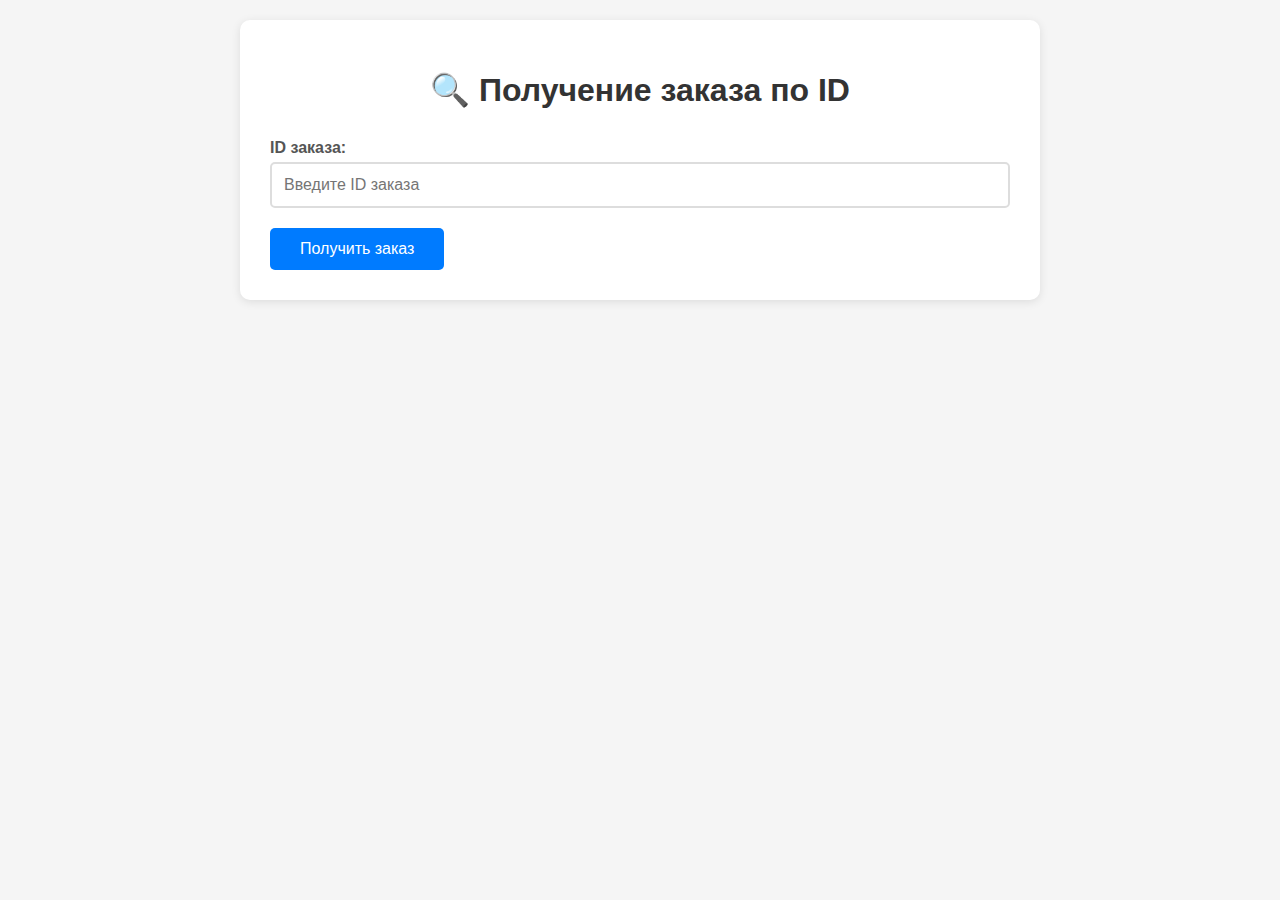
<file: frontend/index.html>
<!DOCTYPE html>
<html lang="ru">
<head>
    <meta charset="UTF-8">
    <meta name="viewport" content="width=device-width, initial-scale=1.0">
    <title>Получение заказа по ID</title>
    <style>
        body {
            font-family: 'Segoe UI', Tahoma, Geneva, Verdana, sans-serif;
            max-width: 800px;
            margin: 0 auto;
            padding: 20px;
            background-color: #f5f5f5;
        }
        
        .container {
            background: white;
            padding: 30px;
            border-radius: 10px;
            box-shadow: 0 2px 10px rgba(0,0,0,0.1);
        }
        
        h1 {
            color: #333;
            text-align: center;
            margin-bottom: 30px;
        }
        
        .form-group {
            margin-bottom: 20px;
        }
        
        label {
            display: block;
            margin-bottom: 5px;
            font-weight: bold;
            color: #555;
        }
        
        input[type="text"] {
            width: 100%;
            padding: 12px;
            border: 2px solid #ddd;
            border-radius: 5px;
            font-size: 16px;
            box-sizing: border-box;
        }
        
        input[type="text"]:focus {
            outline: none;
            border-color: #007bff;
        }
        
        button {
            background-color: #007bff;
            color: white;
            padding: 12px 30px;
            border: none;
            border-radius: 5px;
            font-size: 16px;
            cursor: pointer;
            transition: background-color 0.3s;
        }
        
        button:hover {
            background-color: #0056b3;
        }
        
        button:disabled {
            background-color: #ccc;
            cursor: not-allowed;
        }
        
        .result {
            margin-top: 30px;
            padding: 20px;
            border-radius: 5px;
            display: none;
        }
        
        .result.success {
            background-color: #d4edda;
            border: 1px solid #c3e6cb;
            color: #155724;
        }
        
        .result.error {
            background-color: #f8d7da;
            border: 1px solid #f5c6cb;
            color: #721c24;
        }
        
        .json-display {
            background-color: #f8f9fa;
            border: 1px solid #dee2e6;
            border-radius: 5px;
            padding: 15px;
            margin-top: 15px;
            font-family: 'Courier New', monospace;
            white-space: pre-wrap;
            overflow-x: auto;
        }
        
        .loading {
            text-align: center;
            color: #666;
            font-style: italic;
        }
    </style>
</head>
<body>
    <div class="container">
        <h1>🔍 Получение заказа по ID</h1>
        
        <div class="form-group">
            <label for="orderId">ID заказа:</label>
            <input type="text" id="orderId" placeholder="Введите ID заказа" />
        </div>
        
        <button onclick="getOrder()" id="submitBtn">Получить заказ</button>
        
        <div id="result" class="result"></div>
    </div>

    <script>
        async function getOrder() {
            const orderId = document.getElementById('orderId').value.trim();
            const submitBtn = document.getElementById('submitBtn');
            const resultDiv = document.getElementById('result');
            
            if (!orderId) {
                showResult('Пожалуйста, введите ID заказа', 'error');
                return;
            }
            
            // Показываем загрузку
            submitBtn.disabled = true;
            submitBtn.textContent = 'Загружаем...';
            showResult('<div class="loading">Загружаем данные...</div>', 'success');
            
            try {
                const response = await fetch(`http://localhost:8081/order/${orderId}`);
                
                if (response.ok) {
                    const data = await response.json();
                    const formattedJson = JSON.stringify(data, null, 2);
                    showResult(`
                        <strong>✅ Заказ найден!</strong>
                        <div class="json-display">${formattedJson}</div>
                    `, 'success');
                } else if (response.status === 404) {
                    showResult('❌ Заказ с таким ID не найден', 'error');
                } else {
                    const errorData = await response.json();
                    showResult(`❌ Ошибка: ${errorData.error || 'Неизвестная ошибка'}`, 'error');
                }
            } catch (error) {
                showResult(`❌ Ошибка соединения: ${error.message}`, 'error');
            } finally {
                submitBtn.disabled = false;
                submitBtn.textContent = 'Получить заказ';
            }
        }
        
        function showResult(message, type) {
            const resultDiv = document.getElementById('result');
            resultDiv.innerHTML = message;
            resultDiv.className = `result ${type}`;
            resultDiv.style.display = 'block';
        }
        
        // Обработка Enter в поле ввода
        document.getElementById('orderId').addEventListener('keypress', function(e) {
            if (e.key === 'Enter') {
                getOrder();
            }
        });
    </script>
</body>
</html>
</file>
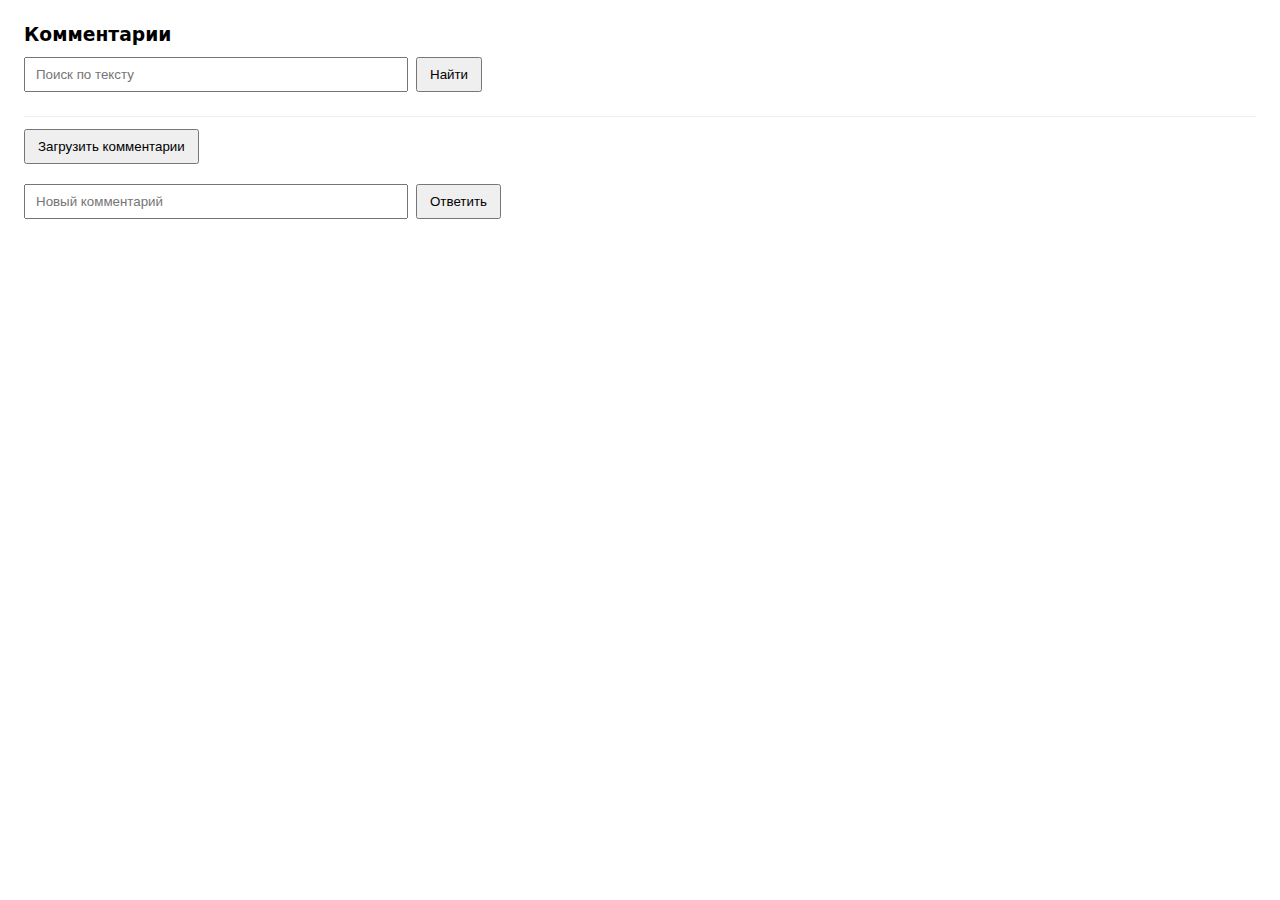
<file: Level L3/L3_3/web/index.html>
<!doctype html>
<html lang="ru">
<head>
  <meta charset="UTF-8" />
  <meta name="viewport" content="width=device-width, initial-scale=1.0" />
  <title>Comments</title>
  <style>
    body { font-family: system-ui, Arial, sans-serif; margin: 24px; }
    .row { display: flex; gap: 8px; align-items: center; }
    .stack { display: flex; flex-direction: column; gap: 8px; }
    input[type="text"] { padding: 8px 10px; width: 360px; }
    button { padding: 8px 12px; cursor: pointer; }
    .comment { padding: 8px 10px; border: 1px solid #eaeaea; border-radius: 6px; background: #fff; }
    .children { margin-left: 20px; border-left: 2px solid #f0f0f0; padding-left: 12px; }
    .muted { color: #666; font-size: 12px; }
    .reply { margin-top: 6px; }
    .heading { margin: 0 0 12px 0; }
    .sep { height: 1px; background: #eee; margin: 12px 0; }
  </style>
</head>
<body>
  <h3 class="heading">Комментарии</h3>

  <!-- Поиск -->
  <div class="row" style="margin-bottom: 12px;">
    <input id="searchText" type="text" placeholder="Поиск по тексту" />
    <button id="btnSearch">Найти</button>
  </div>
  <div id="searchResults" class="stack"></div>
  <div class="sep"></div>

  <!-- Список комментариев -->
  <div class="stack" style="margin-bottom: 12px;">
    <div class="row">
      <button id="btnLoadParents">Загрузить комментарии</button>
      <span class="muted" id="parentsCount"></span>
    </div>
    <div id="commentsRoot" class="stack"></div>
  </div>

  <!-- Создание родительского комментария -->
  <div class="row">
    <input id="newRootText" type="text" placeholder="Новый комментарий" />
    <button id="btnAddRoot">Ответить</button>
  </div>

  <script>
    const api = {
      add: async (text, parentId) => {
        const body = { comment_text: text };
        if (parentId) body.parent_id = parentId;
        const res = await fetch('/comments', {
          method: 'POST', headers: { 'Content-Type': 'application/json' },
          body: JSON.stringify(body)
        });
        if (!res.ok) throw new Error('Failed to add');
        return res.json();
      },
      parents: async () => {
        const res = await fetch('/comments/parents');
        if (!res.ok) throw new Error('Failed to load parents');
        return res.json();
      },
      children: async (parentId, limit = 20, offset = 0) => {
        const res = await fetch(`/comments/?parent_id=${encodeURIComponent(parentId)}&limit=${limit}&offset=${offset}`);
        if (!res.ok) throw new Error('Failed to load children');
        return res.json();
      },
      search: async (text) => {
        const res = await fetch('/comments/search', {
          method: 'POST', headers: { 'Content-Type': 'application/json' },
          body: JSON.stringify({ text })
        });
        if (!res.ok) throw new Error('Failed to search');
        return res.json();
      },
      delete: async (commentId) => {
        const res = await fetch(`/comments/${encodeURIComponent(commentId)}`, { method: 'DELETE' });
        if (!res.ok) throw new Error('Failed to delete');
        return res.json();
      }
    };

    // Рендер одного комментария (с вложенными детьми по кнопке)
    function renderCommentItem(node) {
      const id = node.comment_id || node.CommentID;
      const text = node.comment_text || node.CommentText;
      const createdAt = node.created_at || node.CreatedAt;

      const wrap = document.createElement('div');
      wrap.className = 'comment';

      const head = document.createElement('div');
      head.textContent = text || '(без текста)';

      const meta = document.createElement('div');
      meta.className = 'muted';
      meta.textContent = `id: ${id} • ${createdAt || ''}`;

      const actions = document.createElement('div');
      actions.className = 'row';
      const btnLoad = document.createElement('button');
      btnLoad.textContent = 'Показать ответы';
      const btnDelete = document.createElement('button');
      btnDelete.textContent = 'Удалить';

      const childrenWrap = document.createElement('div');
      childrenWrap.className = 'children stack';

      btnLoad.addEventListener('click', async () => {
        childrenWrap.innerHTML = '<span class="muted">Загрузка...</span>';
        try {
          const { children } = await api.children(id);
          const list = children || [];
          if (!list.length) {
            childrenWrap.innerHTML = '<span class="muted">Нет ответов</span>';
          } else {
            childrenWrap.innerHTML = '';
            list.forEach(ch => childrenWrap.appendChild(renderCommentItem(ch)));
          }
        } catch (e) {
          childrenWrap.innerHTML = `<span class="muted">Ошибка: ${e.message}</span>`;
        }
      });

      btnDelete.addEventListener('click', async () => {
        if (!confirm('Удалить комментарий?')) return;
        try {
          await api.delete(id);
          const parentId = node.parent_id || node.ParentID;
          if (parentId) {
            // Обновим детей родителя
            const { children } = await api.children(parentId);
            const list = children || [];
            const parentBlock = wrap.parentElement; // childrenWrap контейнер находится в том же блоке выше
            // Найдём ближайший контейнер детей текущего уровня
            const container = parentBlock && parentBlock.classList.contains('stack') ? parentBlock : wrap.parentElement;
            if (container) {
              container.innerHTML = '';
              list.forEach(ch => container.appendChild(renderCommentItem(ch)));
            }
          } else {
            // Это корневой — перезагрузим список родителей
            await loadParents();
          }
        } catch (e) {
          alert('Ошибка: ' + e.message);
        }
      });

      const reply = document.createElement('div');
      reply.className = 'reply row';
      const inp = document.createElement('input');
      inp.type = 'text';
      inp.placeholder = 'Ваш ответ';
      const btnReply = document.createElement('button');
      btnReply.textContent = 'Ответить';
      btnReply.addEventListener('click', async () => {
        const val = inp.value.trim();
        if (!val) return;
        try {
          await api.add(val, id);
          inp.value = '';
          // Обновим ответы
          const { children } = await api.children(id);
          const list = children || [];
          childrenWrap.innerHTML = '';
          if (!list.length) {
            childrenWrap.innerHTML = '<span class="muted">Нет ответов</span>';
          } else {
            list.forEach(ch => childrenWrap.appendChild(renderCommentItem(ch)));
          }
        } catch (e) {
          alert('Ошибка: ' + e.message);
        }
      });

      actions.appendChild(btnLoad);
      actions.appendChild(btnDelete);
      reply.appendChild(inp);
      reply.appendChild(btnReply);

      wrap.appendChild(head);
      wrap.appendChild(meta);
      wrap.appendChild(actions);
      wrap.appendChild(childrenWrap);
      wrap.appendChild(reply);

      return wrap;
    }

    // Рендер списка корневых комментариев
    async function loadParents() {
      const container = document.getElementById('commentsRoot');
      container.innerHTML = '<span class="muted">Загрузка...</span>';
      try {
        const data = await api.parents();
        const list = data.parent_comments || [];
        document.getElementById('parentsCount').textContent = list.length ? `Всего: ${list.length}` : '';
        container.innerHTML = '';
        list.forEach(p => container.appendChild(renderCommentItem(p)));
      } catch (e) {
        container.innerHTML = `<span class="muted">Ошибка: ${e.message}</span>`;
      }
    }

    document.getElementById('btnLoadParents').addEventListener('click', loadParents);

    document.getElementById('btnAddRoot').addEventListener('click', async () => {
      const inp = document.getElementById('newRootText');
      const val = inp.value.trim();
      if (!val) return;
      try {
        await api.add(val, null);
        inp.value = '';
        await loadParents();
      } catch (e) { alert('Ошибка: ' + e.message); }
    });

    document.getElementById('btnSearch').addEventListener('click', async () => {
      const q = document.getElementById('searchText').value.trim();
      const box = document.getElementById('searchResults');
      if (!q) { box.innerHTML = '<span class="muted">Пустой запрос</span>'; return; }
      box.innerHTML = '<span class="muted">Загрузка...</span>';
      try {
        const data = await api.search(q);
        const list = data.searched_comments || [];
        if (!list.length) { box.innerHTML = '<span class="muted">Ничего не найдено</span>'; return; }
        box.innerHTML = '';
        list.forEach(item => {
          const div = document.createElement('div');
          div.className = 'comment';
          div.textContent = (item.comment_text || item.CommentText || '(без текста)');
          box.appendChild(div);
        });
      } catch (e) {
        box.innerHTML = `<span class="muted">Ошибка: ${e.message}</span>`;
      }
    });
  </script>
</body>
</html>
</file>
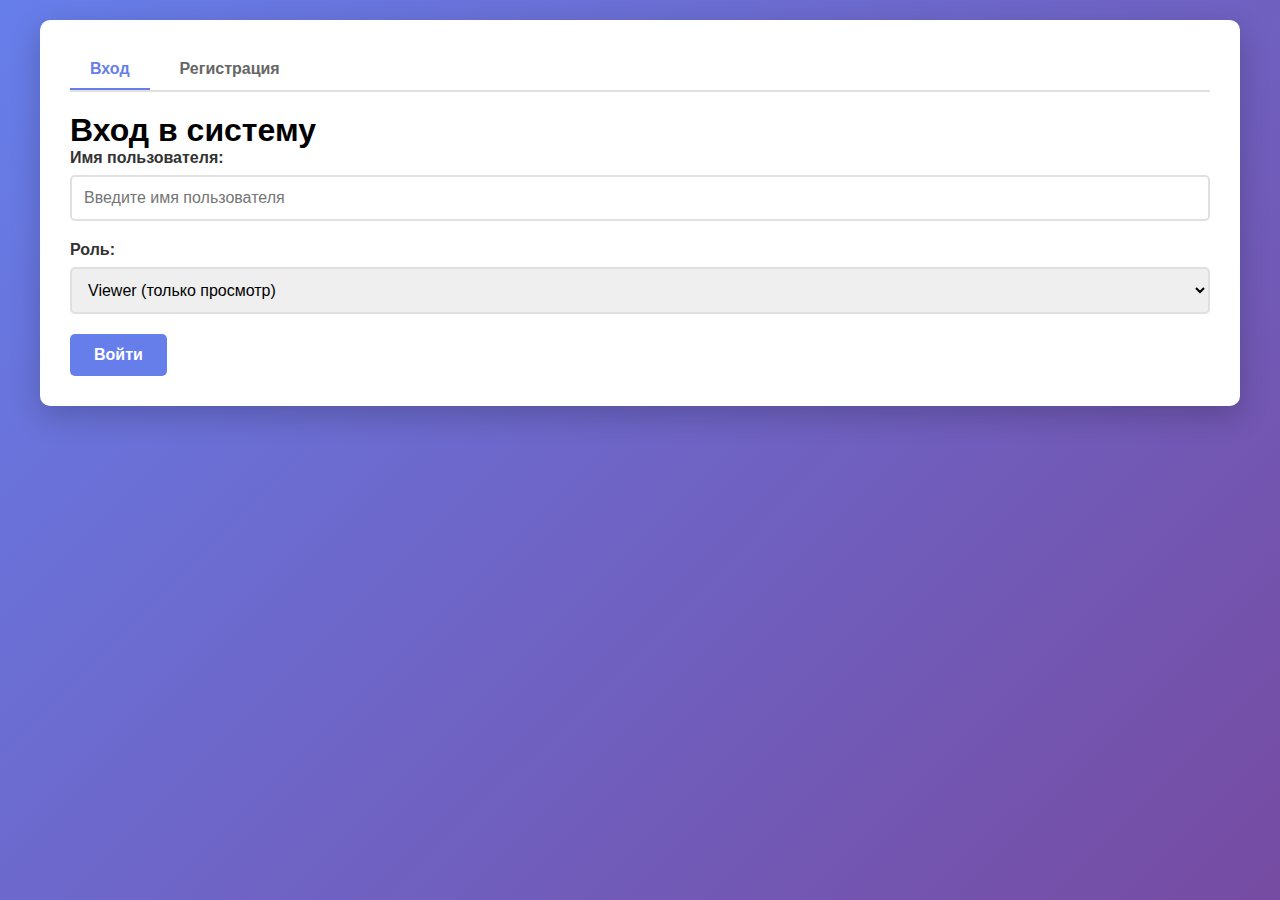
<file: Level L3/L3_7/web/index.html>
<!DOCTYPE html>
<html lang="ru">
<head>
    <meta charset="UTF-8">
    <meta name="viewport" content="width=device-width, initial-scale=1.0">
    <title>Система управления складом</title>
    <link rel="stylesheet" href="css/style.css">
</head>
<body>
    <div class="container">
        <!-- Панель входа/регистрации -->
        <div id="authPanel" class="panel">
            <div class="auth-tabs">
                <button class="tab-btn active" onclick="showLoginTab()">Вход</button>
                <button class="tab-btn" onclick="showRegisterTab()">Регистрация</button>
            </div>

            <!-- Форма входа -->
            <div id="loginForm" class="auth-form">
                <h1>Вход в систему</h1>
                <div class="form-group">
                    <label for="username">Имя пользователя:</label>
                    <input type="text" id="username" placeholder="Введите имя пользователя">
                </div>
                <div class="form-group">
                    <label for="userRole">Роль:</label>
                    <select id="userRole">
                        <option value="viewer">Viewer (только просмотр)</option>
                        <option value="manager">Manager (просмотр и редактирование)</option>
                        <option value="admin">Admin (полный доступ)</option>
                    </select>
                </div>
                <button onclick="login()" class="btn btn-primary">Войти</button>
                <div id="loginError" class="error-message"></div>
            </div>

            <!-- Форма регистрации -->
            <div id="registerForm" class="auth-form" style="display: none;">
                <h1>Регистрация нового пользователя</h1>
                <div class="form-group">
                    <label for="regUsername">Имя пользователя:</label>
                    <input type="text" id="regUsername" placeholder="Введите имя пользователя">
                </div>
                <div class="form-group">
                    <label for="regRole">Роль:</label>
                    <select id="regRole">
                        <option value="viewer">Viewer (только просмотр)</option>
                        <option value="manager">Manager (просмотр и редактирование)</option>
                        <option value="admin">Admin (полный доступ)</option>
                    </select>
                </div>
                <button onclick="register()" class="btn btn-success">Зарегистрироваться</button>
                <div id="registerError" class="error-message"></div>
                <div id="registerSuccess" class="success-message"></div>
            </div>
        </div>

        <!-- Основной интерфейс -->
        <div id="mainPanel" class="panel" style="display: none;">
            <div class="header">
                <h1>Система управления складом</h1>
                <div class="user-info">
                    <span>Пользователь: <strong id="currentUser"></strong></span>
                    <span>Роль: <strong id="currentRole"></strong></span>
                    <button onclick="logout()" class="btn btn-secondary">Выйти</button>
                </div>
            </div>

            <!-- Поиск товара -->
            <div class="search-section">
                <div class="form-group" style="display: flex; gap: 10px; align-items: flex-end;">
                    <div style="flex: 1;">
                        <label for="searchProductName">Поиск товара по названию:</label>
                        <input type="text" id="searchProductName" placeholder="Введите название товара">
                    </div>
                    <button onclick="searchProduct()" class="btn btn-primary">Найти</button>
                </div>
                <div id="searchResult" style="display: none; margin-top: 15px;"></div>
            </div>

            <!-- Кнопка добавления товара (только для admin) -->
            <div id="addProductSection" style="display: none; margin-top: 20px;">
                <button onclick="showAddProductForm()" class="btn btn-success">+ Добавить товар</button>
            </div>

            <!-- Форма добавления/редактирования товара -->
            <div id="productForm" class="form-panel" style="display: none;">
                <h2 id="formTitle">Добавить товар</h2>
                <div class="form-group">
                    <label for="productName">Название:</label>
                    <input type="text" id="productName" required>
                </div>
                <div class="form-group">
                    <label for="productDescription">Описание:</label>
                    <textarea id="productDescription" rows="3"></textarea>
                </div>
                <div class="form-group">
                    <label for="productQuantity">Количество:</label>
                    <input type="number" id="productQuantity" min="0" required>
                </div>
                <div class="form-actions">
                    <button onclick="saveProduct()" class="btn btn-primary">Сохранить</button>
                    <button onclick="cancelProductForm()" class="btn btn-secondary">Отмена</button>
                </div>
            </div>

            <!-- Таблица товаров -->
            <div class="products-section">
                <h2>Список товаров</h2>
                <button onclick="loadProducts()" class="btn btn-refresh">🔄 Обновить</button>
                <div id="productsTableContainer">
                    <table id="productsTable" class="data-table">
                        <thead>
                            <tr>
                                <th>ID</th>
                                <th>Название</th>
                                <th>Описание</th>
                                <th>Количество</th>
                                <th>Обновлено</th>
                                <th>Действия</th>
                            </tr>
                        </thead>
                        <tbody id="productsTableBody">
                        </tbody>
                    </table>
                </div>
            </div>

            <!-- Модальное окно истории изменений -->
            <div id="logsModal" class="modal" style="display: none;">
                <div class="modal-content">
                    <span class="close" onclick="closeLogsModal()">&times;</span>
                    <h2>История изменений товара</h2>
                    <div style="margin-bottom: 15px;">
                        <button onclick="saveLogsToCSV()" class="btn btn-success">💾 Сохранить в CSV</button>
                    </div>
                    <div id="logsTableContainer">
                        <table id="logsTable" class="data-table">
                            <thead>
                                <tr>
                                    <th>Дата изменения</th>
                                    <th>Название (было → стало)</th>
                                    <th>Описание (было → стало)</th>
                                    <th>Количество (было → стало)</th>
                                </tr>
                            </thead>
                            <tbody id="logsTableBody">
                            </tbody>
                        </table>
                    </div>
                </div>
            </div>
        </div>
    </div>

    <script src="js/app.js"></script>
</body>
</html>
</file>
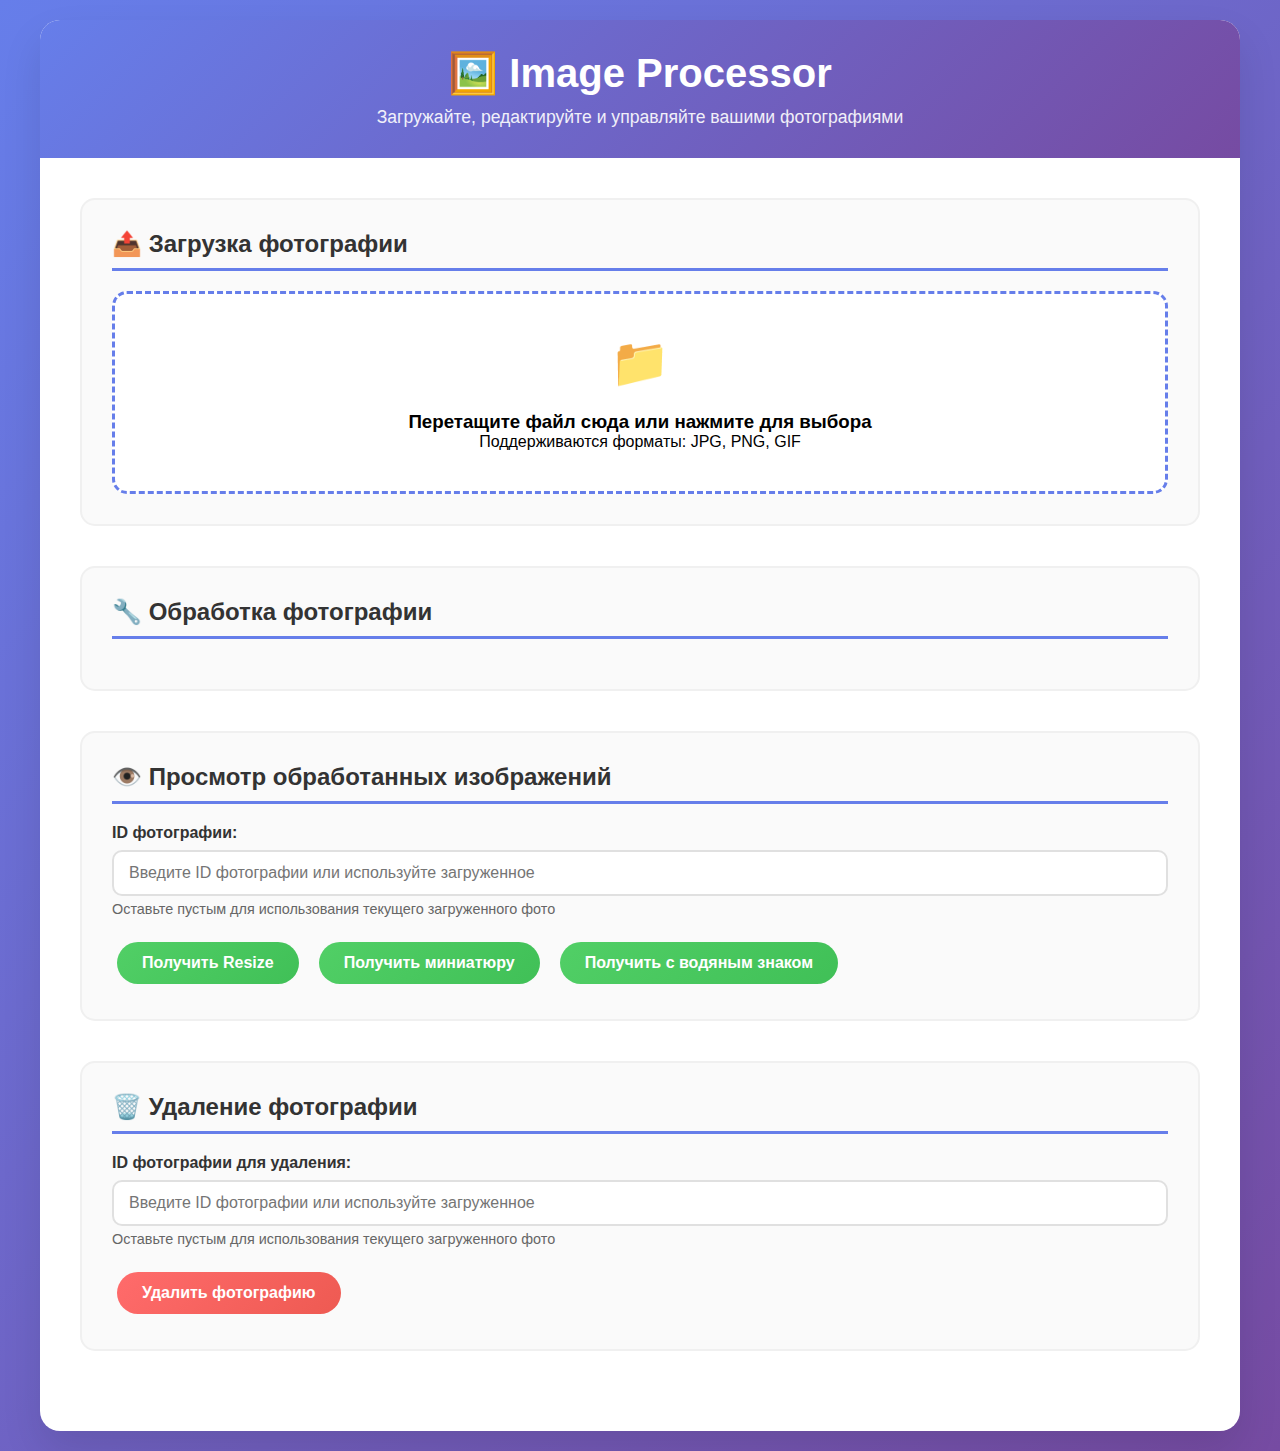
<file: Level L3/L3_4/web/frontend.html>
<!DOCTYPE html>
<html lang="ru">
<head>
    <meta charset="UTF-8">
    <meta name="viewport" content="width=device-width, initial-scale=1.0">
    <title>Image Processor - Загрузка и редактирование фото</title>
    <style>
        * {
            margin: 0;
            padding: 0;
            box-sizing: border-box;
        }

        body {
            font-family: 'Segoe UI', Tahoma, Geneva, Verdana, sans-serif;
            background: linear-gradient(135deg, #667eea 0%, #764ba2 100%);
            min-height: 100vh;
            padding: 20px;
        }

        .container {
            max-width: 1200px;
            margin: 0 auto;
            background: white;
            border-radius: 20px;
            box-shadow: 0 20px 40px rgba(0,0,0,0.1);
            overflow: hidden;
        }

        .header {
            background: linear-gradient(135deg, #667eea 0%, #764ba2 100%);
            color: white;
            padding: 30px;
            text-align: center;
        }

        .header h1 {
            font-size: 2.5rem;
            margin-bottom: 10px;
        }

        .header p {
            font-size: 1.1rem;
            opacity: 0.9;
        }

        .content {
            padding: 40px;
        }

        .section {
            margin-bottom: 40px;
            padding: 30px;
            border: 2px solid #f0f0f0;
            border-radius: 15px;
            background: #fafafa;
        }

        .section h2 {
            color: #333;
            margin-bottom: 20px;
            font-size: 1.5rem;
            border-bottom: 3px solid #667eea;
            padding-bottom: 10px;
        }

        .upload-area {
            border: 3px dashed #667eea;
            border-radius: 15px;
            padding: 40px;
            text-align: center;
            background: white;
            transition: all 0.3s ease;
            cursor: pointer;
        }

        .upload-area:hover {
            border-color: #764ba2;
            background: #f8f9ff;
        }

        .upload-area.dragover {
            border-color: #764ba2;
            background: #f0f4ff;
            transform: scale(1.02);
        }

        .upload-icon {
            font-size: 3rem;
            color: #667eea;
            margin-bottom: 20px;
        }

        .file-input {
            display: none;
        }

        .btn {
            background: linear-gradient(135deg, #667eea 0%, #764ba2 100%);
            color: white;
            border: none;
            padding: 12px 25px;
            border-radius: 25px;
            cursor: pointer;
            font-size: 1rem;
            font-weight: 600;
            transition: all 0.3s ease;
            margin: 5px;
        }

        .btn:hover {
            transform: translateY(-2px);
            box-shadow: 0 10px 20px rgba(102, 126, 234, 0.3);
        }

        .btn:active {
            transform: translateY(0);
        }

        .btn:disabled {
            opacity: 0.6;
            cursor: not-allowed;
            transform: none;
        }

        .btn-danger {
            background: linear-gradient(135deg, #ff6b6b 0%, #ee5a52 100%);
        }

        .btn-danger:hover:not(:disabled) {
            box-shadow: 0 10px 20px rgba(255, 107, 107, 0.3);
        }

        .btn-success {
            background: linear-gradient(135deg, #51cf66 0%, #40c057 100%);
        }

        .btn-success:hover:not(:disabled) {
            box-shadow: 0 10px 20px rgba(81, 207, 102, 0.3);
        }

        .form-group {
            margin-bottom: 20px;
        }

        .form-group label {
            display: block;
            margin-bottom: 8px;
            font-weight: 600;
            color: #333;
        }

        .form-group input {
            width: 100%;
            padding: 12px 15px;
            border: 2px solid #e0e0e0;
            border-radius: 10px;
            font-size: 1rem;
            transition: border-color 0.3s ease;
        }

        .form-group input:focus {
            outline: none;
            border-color: #667eea;
        }

        .form-group input.error {
            border-color: #ff6b6b;
        }

        .photo-id-display {
            background: #e8f2ff;
            border: 2px solid #667eea;
            border-radius: 10px;
            padding: 15px;
            margin: 20px 0;
            font-family: monospace;
            font-size: 1.1rem;
            font-weight: 600;
            color: #333;
            text-align: center;
        }

        .processing-buttons {
            display: grid;
            grid-template-columns: repeat(auto-fit, minmax(200px, 1fr));
            gap: 15px;
            margin: 20px 0;
        }

        .processing-section {
            background: white;
            border-radius: 10px;
            padding: 20px;
            border: 2px solid #e0e0e0;
        }

        .processing-section h3 {
            color: #667eea;
            margin-bottom: 15px;
            text-align: center;
        }

        .size-inputs {
            display: flex;
            gap: 10px;
            margin-bottom: 15px;
        }

        .size-inputs input {
            flex: 1;
            padding: 8px 12px;
            border: 2px solid #e0e0e0;
            border-radius: 8px;
            text-align: center;
        }

        .size-inputs input.error {
            border-color: #ff6b6b;
        }

        .result-area {
            margin-top: 20px;
            padding: 20px;
            background: white;
            border-radius: 10px;
            border: 2px solid #e0e0e0;
        }

        .result-image {
            max-width: 100%;
            max-height: 400px;
            border-radius: 10px;
            box-shadow: 0 5px 15px rgba(0,0,0,0.1);
            margin: 10px 0;
        }

        .status {
            padding: 10px 15px;
            border-radius: 8px;
            margin: 10px 0;
            font-weight: 600;
        }

        .status.success {
            background: #d4edda;
            color: #155724;
            border: 1px solid #c3e6cb;
        }

        .status.error {
            background: #f8d7da;
            color: #721c24;
            border: 1px solid #f5c6cb;
        }

        .status.info {
            background: #d1ecf1;
            color: #0c5460;
            border: 1px solid #bee5eb;
        }

        .status.warning {
            background: #fff3cd;
            color: #856404;
            border: 1px solid #ffeaa7;
        }

        .loading {
            display: inline-block;
            width: 20px;
            height: 20px;
            border: 3px solid #f3f3f3;
            border-top: 3px solid #667eea;
            border-radius: 50%;
            animation: spin 1s linear infinite;
            margin-right: 10px;
        }

        @keyframes spin {
            0% { transform: rotate(0deg); }
            100% { transform: rotate(360deg); }
        }

        .hidden {
            display: none;
        }

        .api-info {
            background: #f8f9fa;
            border-left: 4px solid #667eea;
            padding: 15px;
            margin: 20px 0;
            border-radius: 0 10px 10px 0;
        }

        .api-info h4 {
            color: #667eea;
            margin-bottom: 10px;
        }

        .api-info code {
            background: #e9ecef;
            padding: 2px 6px;
            border-radius: 4px;
            font-family: monospace;
        }

        .help-text {
            font-size: 0.9rem;
            color: #666;
            margin-top: 5px;
        }

        .error-text {
            font-size: 0.9rem;
            color: #ff6b6b;
            margin-top: 5px;
        }
    </style>
</head>
<body>
    <div class="container">
        <div class="header">
            <h1>🖼️ Image Processor</h1>
            <p>Загружайте, редактируйте и управляйте вашими фотографиями</p>
        </div>

        <div class="content">
            <!-- Секция загрузки фото -->
            <div class="section">
                <h2>📤 Загрузка фотографии</h2>
                <div class="upload-area" id="uploadArea">
                    <div class="upload-icon">📁</div>
                    <h3>Перетащите файл сюда или нажмите для выбора</h3>
                    <p>Поддерживаются форматы: JPG, PNG, GIF</p>
                    <input type="file" id="fileInput" class="file-input" accept="image/*">
                </div>
                <div id="uploadStatus"></div>
                <div id="photoIdDisplay" class="photo-id-display hidden"></div>
            </div>

            <!-- Секция обработки фото -->
            <div class="section">
                <h2>🔧 Обработка фотографии</h2>
                <div id="processingSection" class="hidden">
                    <div class="processing-buttons">
                        <!-- Resize -->
                        <div class="processing-section">
                            <h3>📏 Изменить размер</h3>
                            <div class="size-inputs">
                                <input type="number" id="resizeWidth" placeholder="Ширина" min="1" max="4000">
                                <input type="number" id="resizeHeight" placeholder="Высота" min="1" max="4000">
                            </div>
                            <div class="help-text">Введите размеры больше 0 пикселей</div>
                            <div id="resizeError" class="error-text hidden"></div>
                            <button class="btn" onclick="processImage('resize')" id="resizeBtn">Применить Resize</button>
                        </div>

                        <!-- Miniature -->
                        <div class="processing-section">
                            <h3>🖼️ Миниатюра</h3>
                            <div class="size-inputs">
                                <input type="number" id="miniatureWidth" placeholder="Ширина" min="1" max="500">
                                <input type="number" id="miniatureHeight" placeholder="Высота" min="1" max="500">
                            </div>
                            <div class="help-text">Максимальный размер: 500x500 пикселей</div>
                            <div id="miniatureError" class="error-text hidden"></div>
                            <button class="btn" onclick="processImage('miniature')" id="miniatureBtn">Создать миниатюру</button>
                        </div>

                        <!-- Watermark -->
                        <div class="processing-section">
                            <h3>🏷️ Водяной знак</h3>
                            <p style="text-align: center; color: #666; margin-bottom: 15px;">
                                Добавит текст "Watermark" с прозрачностью 50%
                            </p>
                            <div class="help-text">Автоматически конвертирует изображение для совместимости</div>
                            <button class="btn" onclick="processImage('watermark')" id="watermarkBtn">Добавить водяной знак</button>
                        </div>
                    </div>
                </div>
                <div id="processingStatus"></div>
            </div>

            <!-- Секция получения обработанных изображений -->
            <div class="section">
                <h2>👁️ Просмотр обработанных изображений</h2>
                <div class="form-group">
                    <label for="getPhotoId">ID фотографии:</label>
                    <input type="text" id="getPhotoId" placeholder="Введите ID фотографии или используйте загруженное">
                    <div class="help-text">Оставьте пустым для использования текущего загруженного фото</div>
                </div>
                <div style="display: flex; gap: 10px; flex-wrap: wrap;">
                    <button class="btn btn-success" onclick="getProcessedImage('resize')" id="getResizeBtn">Получить Resize</button>
                    <button class="btn btn-success" onclick="getProcessedImage('miniature')" id="getMiniatureBtn">Получить миниатюру</button>
                    <button class="btn btn-success" onclick="getProcessedImage('watermark')" id="getWatermarkBtn">Получить с водяным знаком</button>
                </div>
                <div id="getStatus"></div>
                <div id="resultArea" class="result-area hidden">
                    <h3>Результат:</h3>
                    <img id="resultImage" class="result-image" alt="Обработанное изображение">
                </div>
            </div>

            <!-- Секция удаления фото -->
            <div class="section">
                <h2>🗑️ Удаление фотографии</h2>
                <div class="form-group">
                    <label for="deletePhotoId">ID фотографии для удаления:</label>
                    <input type="text" id="deletePhotoId" placeholder="Введите ID фотографии или используйте загруженное">
                    <div class="help-text">Оставьте пустым для использования текущего загруженного фото</div>
                </div>
                <button class="btn btn-danger" onclick="deletePhoto()" id="deleteBtn">Удалить фотографию</button>
                <div id="deleteStatus"></div>
            </div>
        </div>
    </div>

    <script>
        const API_BASE_URL = 'http://localhost:8081';
        let currentPhotoId = null;

        // Обработка drag & drop
        const uploadArea = document.getElementById('uploadArea');
        const fileInput = document.getElementById('fileInput');

        uploadArea.addEventListener('click', () => fileInput.click());
        uploadArea.addEventListener('dragover', handleDragOver);
        uploadArea.addEventListener('dragleave', handleDragLeave);
        uploadArea.addEventListener('drop', handleDrop);
        fileInput.addEventListener('change', handleFileSelect);

        function handleDragOver(e) {
            e.preventDefault();
            uploadArea.classList.add('dragover');
        }

        function handleDragLeave(e) {
            e.preventDefault();
            uploadArea.classList.remove('dragover');
        }

        function handleDrop(e) {
            e.preventDefault();
            uploadArea.classList.remove('dragover');
            const files = e.dataTransfer.files;
            if (files.length > 0) {
                uploadFile(files[0]);
            }
        }

        function handleFileSelect(e) {
            const file = e.target.files[0];
            if (file) {
                uploadFile(file);
            }
        }

        // Загрузка файла
        async function uploadFile(file) {
            const formData = new FormData();
            formData.append('image', file);

            // Отладочная информация о файле
            console.log('Загружаем файл:', {
                name: file.name,
                size: file.size,
                type: file.type,
                lastModified: file.lastModified
            });

            showStatus('uploadStatus', 'Загрузка файла...', 'info');
            setButtonState('upload', true);

            try {
                const response = await fetch(`${API_BASE_URL}/upload`, {
                    method: 'POST',
                    body: formData
                });

                const result = await response.json();

                if (response.ok) {
                    currentPhotoId = result.photo_id;
                    console.log('Файл загружен успешно, Photo ID:', currentPhotoId);
                    showStatus('uploadStatus', `Фото успешно загружено! ID: ${currentPhotoId}`, 'success');
                    showPhotoId(currentPhotoId);
                    showProcessingSection();
                } else {
                    console.error('Ошибка загрузки:', result.error);
                    showStatus('uploadStatus', `Ошибка: ${result.error}`, 'error');
                }
            } catch (error) {
                console.error('Ошибка загрузки:', error);
                showStatus('uploadStatus', `Ошибка загрузки: ${error.message}`, 'error');
            } finally {
                setButtonState('upload', false);
            }
        }

        // Валидация размеров
        function validateSizeInputs(width, height, type) {
            const widthInput = document.getElementById(`${type}Width`);
            const heightInput = document.getElementById(`${type}Height`);
            const errorDiv = document.getElementById(`${type}Error`);
            
            // Сброс стилей ошибок
            widthInput.classList.remove('error');
            heightInput.classList.remove('error');
            errorDiv.classList.add('hidden');

            if (!width || !height) {
                widthInput.classList.add('error');
                heightInput.classList.add('error');
                errorDiv.textContent = 'Введите ширину и высоту!';
                errorDiv.classList.remove('hidden');
                return false;
            }

            if (width <= 0 || height <= 0) {
                widthInput.classList.add('error');
                heightInput.classList.add('error');
                errorDiv.textContent = 'Размеры должны быть больше 0!';
                errorDiv.classList.remove('hidden');
                return false;
            }

            if (type === 'miniature' && (width > 500 || height > 500)) {
                widthInput.classList.add('error');
                heightInput.classList.add('error');
                errorDiv.textContent = 'Размер миниатюры не должен превышать 500 пикселей!';
                errorDiv.classList.remove('hidden');
                return false;
            }

            return true;
        }

        // Обработка изображения
        async function processImage(version) {
            if (!currentPhotoId) {
                showStatus('processingStatus', 'Сначала загрузите фото!', 'error');
                return;
            }

            const data = {
                photo_id: currentPhotoId,
                version: version
            };

            // Валидация для resize и miniature
            if (version === 'resize') {
                const width = parseInt(document.getElementById('resizeWidth').value);
                const height = parseInt(document.getElementById('resizeHeight').value);
                if (!validateSizeInputs(width, height, 'resize')) {
                    return;
                }
                data.width = width.toString();
                data.height = height.toString();
            } else if (version === 'miniature') {
                const width = parseInt(document.getElementById('miniatureWidth').value);
                const height = parseInt(document.getElementById('miniatureHeight').value);
                if (!validateSizeInputs(width, height, 'miniature')) {
                    return;
                }
                data.width = width.toString();
                data.height = height.toString();
            }

            showStatus('processingStatus', `Обработка ${version}...`, 'info');
            setButtonState(version, true);

            try {
                // Отладочная информация
                console.log('Отправляем данные:', data);
                console.log('Version:', version);
                
                // Для resize и miniature добавляем query параметры
                let url = `${API_BASE_URL}/process`;
                if (version === 'resize' || version === 'miniature') {
                    url += `?widthPhoto=${data.width}&heightPhoto=${data.height}`;
                    console.log('URL с параметрами:', url);
                }
                
                const response = await fetch(url, {
                    method: 'POST',
                    headers: {
                        'Content-Type': 'application/json'
                    },
                    body: JSON.stringify(data)
                });

                const result = await response.json();

                if (response.ok) {
                    console.log('Обработка успешна:', result);
                    showStatus('processingStatus', `Обработка ${version} запущена! ID: ${result.start_processing}`, 'success');
                } else {
                    console.error('Ошибка обработки:', result.error);
                    showStatus('processingStatus', `Ошибка: ${result.error}`, 'error');
                }
            } catch (error) {
                showStatus('processingStatus', `Ошибка обработки: ${error.message}`, 'error');
            } finally {
                setButtonState(version, false);
            }
        }

        // Получение обработанного изображения
        async function getProcessedImage(version) {
            const photoId = document.getElementById('getPhotoId').value || currentPhotoId;
            
            if (!photoId) {
                showStatus('getStatus', 'Введите ID фотографии!', 'error');
                return;
            }

            showStatus('getStatus', `Получение ${version}...`, 'info');
            setButtonState(`get${version.charAt(0).toUpperCase() + version.slice(1)}`, true);

            try {
                const response = await fetch(`${API_BASE_URL}/image/${photoId}/${version}`);
                const result = await response.json();

                if (response.ok) {
                    showStatus('getStatus', `Изображение ${version} получено!`, 'success');
                    showResultImage(result.img_url);
                } else {
                    showStatus('getStatus', `Ошибка: ${result.error}`, 'error');
                }
            } catch (error) {
                showStatus('getStatus', `Ошибка получения: ${error.message}`, 'error');
            } finally {
                setButtonState(`get${version.charAt(0).toUpperCase() + version.slice(1)}`, false);
            }
        }

        // Удаление фотографии
        async function deletePhoto() {
            const photoId = document.getElementById('deletePhotoId').value || currentPhotoId;
            
            if (!photoId) {
                showStatus('deleteStatus', 'Введите ID фотографии!', 'error');
                return;
            }

            if (!confirm(`Вы уверены, что хотите удалить фото с ID: ${photoId}?`)) {
                return;
            }

            showStatus('deleteStatus', 'Удаление фото...', 'info');
            setButtonState('delete', true);

            try {
                const deleteData = {
                    photo_id: photoId,
                    version: "",
                    width: "",
                    height: "",
                    bucket_name: ""
                };
                
                console.log('Отправляем данные для удаления:', deleteData);
                
                const response = await fetch(`${API_BASE_URL}/image/delete`, {
                    method: 'DELETE',
                    headers: {
                        'Content-Type': 'application/json'
                    },
                    body: JSON.stringify(deleteData)
                });

                const result = await response.json();

                if (response.ok) {
                    showStatus('deleteStatus', `Фото ${result.deleted_photo} удалено!`, 'success');
                    if (photoId === currentPhotoId) {
                        currentPhotoId = null;
                        hidePhotoId();
                        hideProcessingSection();
                    }
                } else {
                    showStatus('deleteStatus', `Ошибка: ${result.error}`, 'error');
                }
            } catch (error) {
                showStatus('deleteStatus', `Ошибка удаления: ${error.message}`, 'error');
            } finally {
                setButtonState('delete', false);
            }
        }

        // Вспомогательные функции
        function showStatus(elementId, message, type) {
            const element = document.getElementById(elementId);
            element.innerHTML = `<div class="status ${type}">${message}</div>`;
        }

        function showPhotoId(photoId) {
            const element = document.getElementById('photoIdDisplay');
            element.textContent = `ID загруженного фото: ${photoId}`;
            element.classList.remove('hidden');
        }

        function hidePhotoId() {
            document.getElementById('photoIdDisplay').classList.add('hidden');
        }

        function showProcessingSection() {
            document.getElementById('processingSection').classList.remove('hidden');
        }

        function hideProcessingSection() {
            document.getElementById('processingSection').classList.add('hidden');
        }

        function showResultImage(url) {
            const resultArea = document.getElementById('resultArea');
            const resultImage = document.getElementById('resultImage');
            
            resultImage.src = url;
            resultArea.classList.remove('hidden');
        }

        function setButtonState(buttonType, loading) {
            const buttonMap = {
                'upload': null,
                'resize': 'resizeBtn',
                'miniature': 'miniatureBtn',
                'watermark': 'watermarkBtn',
                'getResize': 'getResizeBtn',
                'getMiniature': 'getMiniatureBtn',
                'getWatermark': 'getWatermarkBtn',
                'delete': 'deleteBtn'
            };

            const buttonId = buttonMap[buttonType];
            if (buttonId) {
                const button = document.getElementById(buttonId);
                if (button) {
                    button.disabled = loading;
                    if (loading) {
                        button.innerHTML = `<span class="loading"></span>Обработка...`;
                    } else {
                        button.innerHTML = button.textContent.replace(/Обработка\.\.\./, '').trim();
                    }
                }
            }
        }
    </script>
</body>
</html>
</file>
<file: Level L3/L3_7/web/css/style.css>
* {
    margin: 0;
    padding: 0;
    box-sizing: border-box;
}

body {
    font-family: 'Segoe UI', Tahoma, Geneva, Verdana, sans-serif;
    background: linear-gradient(135deg, #667eea 0%, #764ba2 100%);
    min-height: 100vh;
    padding: 20px;
}

.container {
    max-width: 1200px;
    margin: 0 auto;
}

.panel {
    background: white;
    border-radius: 10px;
    padding: 30px;
    box-shadow: 0 10px 30px rgba(0, 0, 0, 0.2);
}

.header {
    display: flex;
    justify-content: space-between;
    align-items: center;
    margin-bottom: 30px;
    padding-bottom: 20px;
    border-bottom: 2px solid #e0e0e0;
}

.header h1 {
    color: #333;
    font-size: 28px;
}

.user-info {
    display: flex;
    gap: 20px;
    align-items: center;
}

.user-info span {
    color: #666;
    font-size: 14px;
}

.user-info strong {
    color: #667eea;
}

.form-group {
    margin-bottom: 20px;
}

.form-group label {
    display: block;
    margin-bottom: 8px;
    color: #333;
    font-weight: 600;
}

.form-group input,
.form-group textarea,
.form-group select {
    width: 100%;
    padding: 12px;
    border: 2px solid #e0e0e0;
    border-radius: 5px;
    font-size: 16px;
    transition: border-color 0.3s;
}

.form-group input:focus,
.form-group textarea:focus,
.form-group select:focus {
    outline: none;
    border-color: #667eea;
}

.form-group textarea {
    resize: vertical;
    min-height: 80px;
}

.btn {
    padding: 12px 24px;
    border: none;
    border-radius: 5px;
    font-size: 16px;
    cursor: pointer;
    transition: all 0.3s;
    font-weight: 600;
}

.btn-primary {
    background: #667eea;
    color: white;
}

.btn-primary:hover {
    background: #5568d3;
    transform: translateY(-2px);
    box-shadow: 0 5px 15px rgba(102, 126, 234, 0.4);
}

.btn-secondary {
    background: #6c757d;
    color: white;
}

.btn-secondary:hover {
    background: #5a6268;
}

.btn-success {
    background: #28a745;
    color: white;
}

.btn-success:hover {
    background: #218838;
}

.btn-danger {
    background: #dc3545;
    color: white;
}

.btn-danger:hover {
    background: #c82333;
}

.btn-warning {
    background: #ffc107;
    color: #333;
}

.btn-warning:hover {
    background: #e0a800;
}

.btn-refresh {
    background: #17a2b8;
    color: white;
    margin-bottom: 15px;
}

.btn-refresh:hover {
    background: #138496;
}

.btn-sm {
    padding: 6px 12px;
    font-size: 14px;
}

.error-message {
    color: #dc3545;
    margin-top: 10px;
    padding: 10px;
    background: #f8d7da;
    border-radius: 5px;
    display: none;
}

.error-message.show {
    display: block;
}

.products-section {
    margin-top: 30px;
}

.products-section h2 {
    color: #333;
    margin-bottom: 20px;
}

.data-table {
    width: 100%;
    border-collapse: collapse;
    margin-top: 20px;
    background: white;
    box-shadow: 0 2px 10px rgba(0, 0, 0, 0.1);
}

.data-table thead {
    background: #667eea;
    color: white;
}

.data-table th,
.data-table td {
    padding: 12px;
    text-align: left;
    border-bottom: 1px solid #e0e0e0;
}

.data-table tbody tr:hover {
    background: #f5f5f5;
}

.data-table tbody tr:last-child td {
    border-bottom: none;
}

.form-panel {
    background: #f8f9fa;
    padding: 20px;
    border-radius: 5px;
    margin-bottom: 30px;
}

.form-panel h2 {
    margin-bottom: 20px;
    color: #333;
}

.form-actions {
    display: flex;
    gap: 10px;
    margin-top: 20px;
}

.action-buttons {
    display: flex;
    gap: 5px;
}

/* Модальное окно */
.modal {
    display: none;
    position: fixed;
    z-index: 1000;
    left: 0;
    top: 0;
    width: 100%;
    height: 100%;
    background-color: rgba(0, 0, 0, 0.5);
    overflow: auto;
}

.modal-content {
    background-color: white;
    margin: 5% auto;
    padding: 30px;
    border-radius: 10px;
    width: 90%;
    max-width: 1000px;
    box-shadow: 0 10px 30px rgba(0, 0, 0, 0.3);
    position: relative;
}

.close {
    color: #aaa;
    float: right;
    font-size: 28px;
    font-weight: bold;
    cursor: pointer;
    position: absolute;
    right: 20px;
    top: 20px;
}

.close:hover {
    color: #000;
}

#loginPanel {
    max-width: 400px;
    margin: 100px auto;
}

#loginPanel h1 {
    text-align: center;
    margin-bottom: 30px;
    color: #333;
}

.loading {
    text-align: center;
    padding: 20px;
    color: #666;
}

.empty-state {
    text-align: center;
    padding: 40px;
    color: #999;
}

.auth-tabs {
    display: flex;
    gap: 10px;
    margin-bottom: 20px;
    border-bottom: 2px solid #e0e0e0;
}

.tab-btn {
    padding: 10px 20px;
    border: none;
    background: transparent;
    cursor: pointer;
    font-size: 16px;
    font-weight: 600;
    color: #666;
    border-bottom: 2px solid transparent;
    transition: all 0.3s;
}

.tab-btn:hover {
    color: #667eea;
}

.tab-btn.active {
    color: #667eea;
    border-bottom-color: #667eea;
}

.auth-form {
    margin-top: 20px;
}

.success-message {
    color: #28a745;
    margin-top: 10px;
    padding: 10px;
    background: #d4edda;
    border-radius: 5px;
    display: none;
}

.success-message.show {
    display: block;
}

.search-section {
    background: #f8f9fa;
    padding: 20px;
    border-radius: 5px;
    margin-bottom: 20px;
}

.search-result-card {
    background: white;
    padding: 15px;
    border-radius: 5px;
    border-left: 4px solid #667eea;
}

.search-result-card h3 {
    margin-bottom: 10px;
    color: #333;
}

.search-result-card p {
    margin: 5px 0;
    color: #666;
}
</file>
